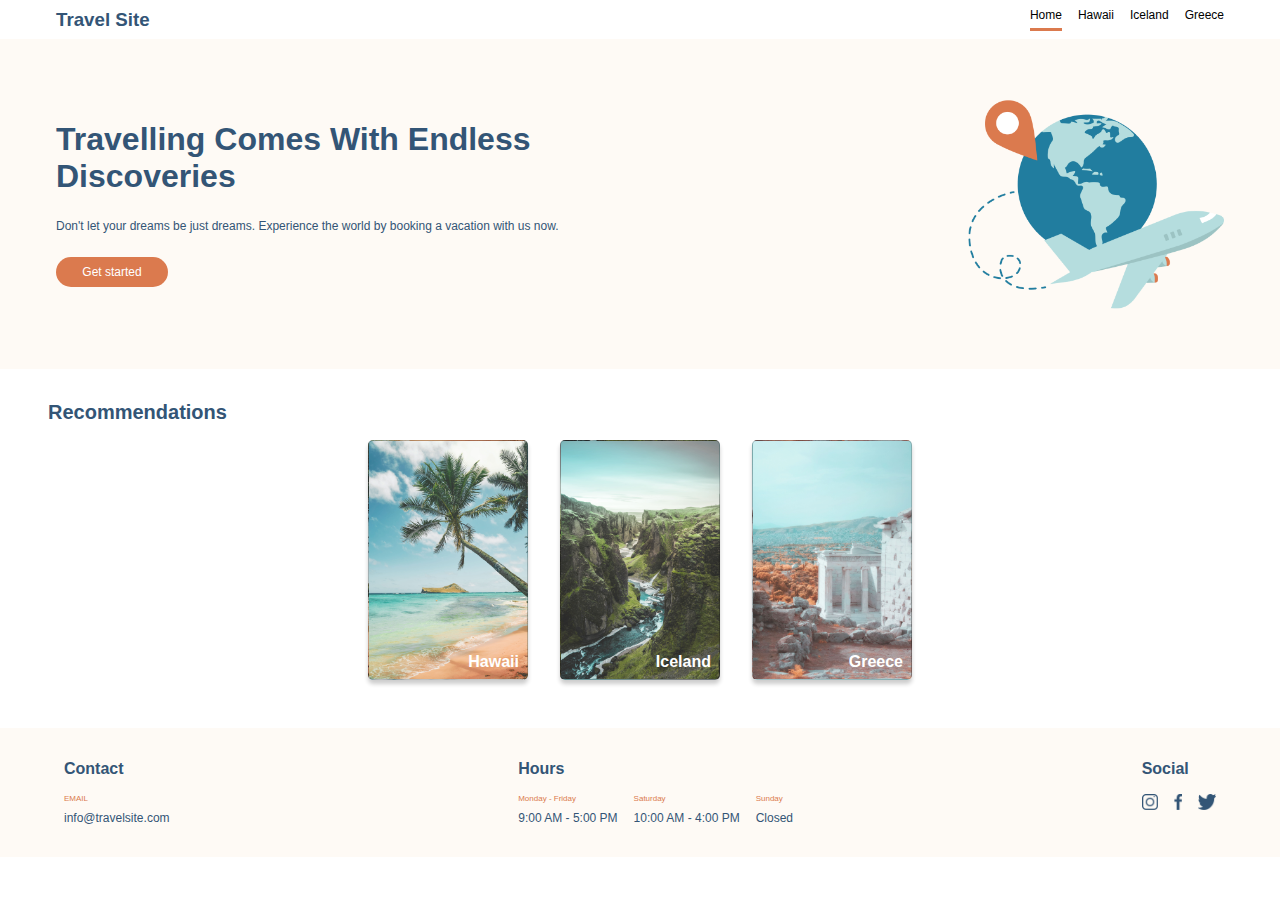
<file: index.html>
<!DOCTYPE html>
<html lang="en">
	<head>
		<meta charset="UTF-8" />
		<meta name="viewport" content="width=device-width, initial-scale=1.0" />
		<link rel="stylesheet" href="./css/global.css" />
        <link rel="stylesheet" href="./css/main.css" />
		<title>Travel Site</title>
	</head>
	<body>
		<header>
			<nav class="nav">
				<div class="nav__left">
					<a href="" class="nav__link--logo">
                        <h3 class="nav__logo">Travel Site</h2>
                    </a>
				</div>
				<div class="nav__right">
					<ul class="nav__list">
						<a href="" class="nav__link nav__link--selected">
							<li class="nav__item">Home</li>
						</a>
						<a href="./pages/hawaii.html" class="nav__link">
							<li class="nav__item">Hawaii</li>
						</a>
						<a href="./pages/iceland.html" class="nav__link">
							<li class="nav__item">Iceland</li>
						</a>
						<a href="./pages/greece.html" class="nav__link">
							<li class="nav__item">Greece</li>
						</a>
					</ul>
				</div>
			</nav>

			<section class="hero">
				<div class="hero__left">
					<h1 class="hero__title">Travelling Comes With Endless Discoveries</h1>
					<p class="hero__description">
						Don't let your dreams be just dreams. Experience the world by
						booking a vacation with us now.
					</p>
					<button class="hero__button">Get started</button>
				</div>
				<div class="hero__right">
					<img src="./assets/images/hero.png" alt="" class="hero__img" />
				</div>
			</section>
		</header>

		<section class="rec">
            <h3 class="rec__header">Recommendations</h3>
			<div class="rec__center">
				<a href="./pages/hawaii.html" class="rec__link">
					<div class="rec__card card--hawaii">
						<h2 class="rec__card__title">Hawaii</h2>
					</div>
				</a>
				<a href="./pages/iceland.html" class="rec__link">
					<div class="rec__card card--iceland">
						<h2 class="rec__card__title">Iceland</h2>
					</div>
				</a>
				<a href="./pages/greece.html" class="rec__link">
					<div class="rec__card card--greece">
						<h2 class="rec__card__title">Greece</h2>
					</div>
				</a>
			</div>
		</section>

		<footer class="footer">
			<div class="contact">
				<h2 class="contact__title">Contact</h2>
				<div class="contact__bottom">
                    <p class="contact__label">EMAIL</p>
					<p class="contact__description">info@travelsite.com</p>
				</div>
			</div>
			<div class="hours">
				<h2 class="hours__title">Hours</h2>
				<div class="hours__bottom">
                    <div class="hour__group">
                        <p class="hours__label">Monday - Friday</p>
                        <p class="hours__description"> 9:00 AM - 5:00 PM</p>
                    </div>
                    <div class="hour__group">
                        <p class="hours__label">Saturday</p>
                        <p class="hours__description">10:00 AM - 4:00 PM</p>
                    </div>
                    <div class="hour__group">
                        <p class="hours__label">Sunday</p>
                        <p class="hours__description">Closed</p>
                    </div>
				</div>
			</div>
			<div class="social">
				<h2 class="social__title">Social</h2>
				<div class="social__bottom">
					<a href="" class="social__link">
						<img src="./assets/icons/icon-instagram.png" alt="instagram" class="social__img" />
					</a>
					<a href="" class="social__link">
						<img src="./assets/icons/icon-facebook.png" alt="facebook" class="social__img" />
					</a>
					<a href="" class="social__link">
						<img src="./assets/icons/icon-twitter.png" alt="twitter" class="social__img" />
					</a>
				</div>
			</div>
		</footer>
	</body>
</html>
</file>
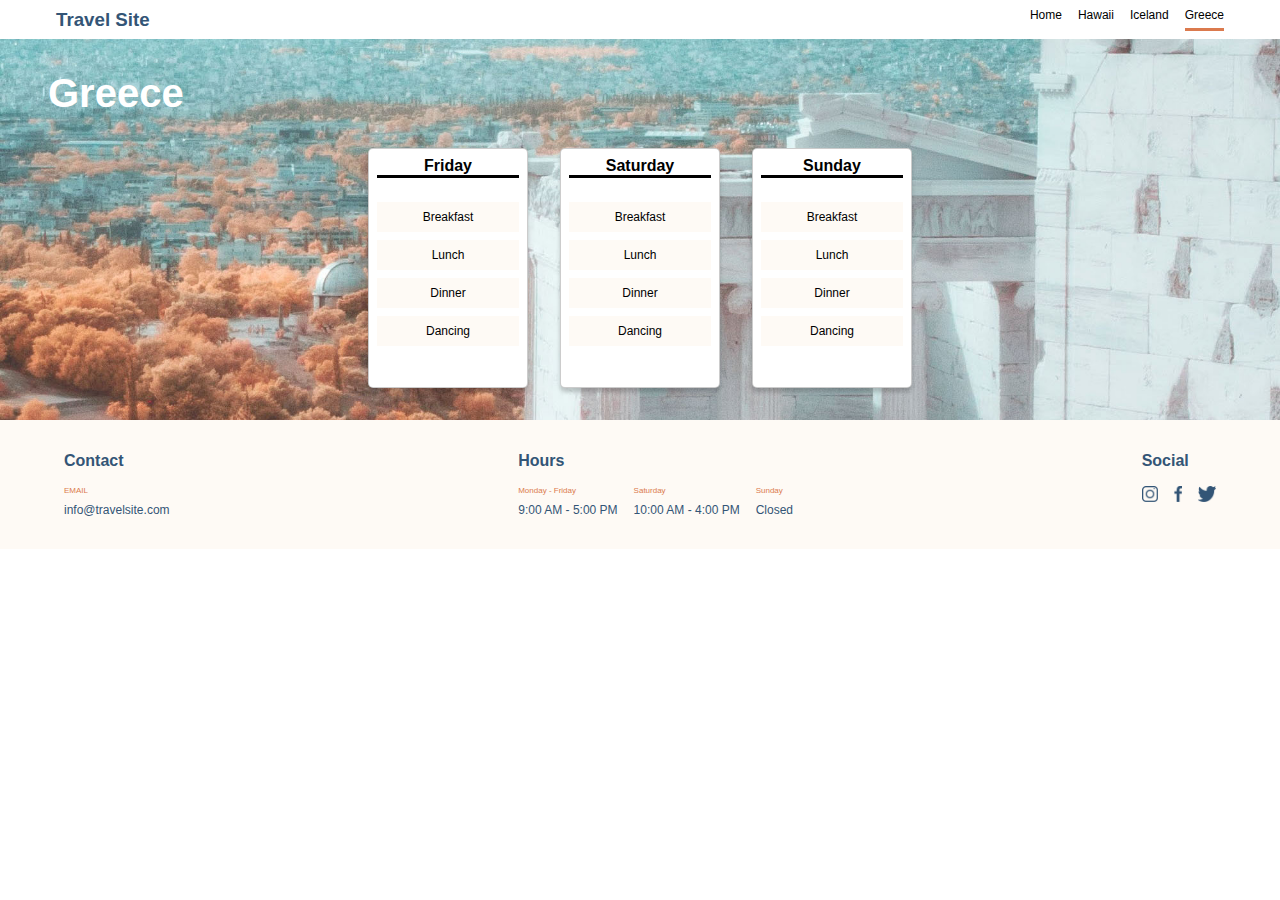
<file: pages/greece.html>
<!DOCTYPE html>
<html lang="en">
	<head>
		<meta charset="UTF-8" />
		<meta name="viewport" content="width=device-width, initial-scale=1.0" />
		<link rel="stylesheet" href="../css/global.css" />
		<link rel="stylesheet" href="../css/destinations.css" />
		<title>Greece</title>
	</head>
	<body>
		<header>
			<nav class="nav">
				<div class="nav__left">
					<a href="" class="nav__link--logo">
                        <h3 class="nav__logo">Travel Site</h2>
                    </a>
				</div>
				<div class="nav__right">
					<ul class="nav__list">
						<a href="../index.html" class="nav__link">
							<li class="nav__item">Home</li>
						</a>
						<a href="./hawaii.html" class="nav__link">
							<li class="nav__item">Hawaii</li>
						</a>
						<a href="./iceland.html" class="nav__link">
							<li class="nav__item">Iceland</li>
						</a>
						<a href="#" class="nav__link  nav__link--selected">
							<li class="nav__item">Greece</li>
						</a>
					</ul>
				</div>
			</nav>
		</header>
		<section class="hero hero--greece">
			<h1 class="hero__title">Greece</h1>
			<div class="hero__center">
				<div class="hero__card card">
					<h3 class="card__header">Friday</h3>
					<div class="card__bottom">
						<p class="card__item">Breakfast</p>
						<p class="card__item">Lunch</p>
						<p class="card__item">Dinner</p>
						<p class="card__item">Dancing</p>
					</div>
				</div>
				<div class="hero__card card">
					<h3 class="card__header">Saturday</h3>
					<div class="card__bottom">
						<p class="card__item">Breakfast</p>
						<p class="card__item">Lunch</p>
						<p class="card__item">Dinner</p>
						<p class="card__item">Dancing</p>
					</div>
				</div>
				<div class="hero__card card">
					<h3 class="card__header">Sunday</h3>
					<div class="card__bottom">
						<p class="card__item">Breakfast</p>
						<p class="card__item">Lunch</p>
						<p class="card__item">Dinner</p>
						<p class="card__item">Dancing</p>
					</div>
				</div>
			</div>
		</section>
		<footer class="footer">
			<div class="contact">
				<h2 class="contact__title">Contact</h2>
				<div class="contact__bottom">
                    <p class="contact__label">EMAIL</p>
					<p class="contact__description">info@travelsite.com</p>
				</div>
			</div>
			<div class="hours">
				<h2 class="hours__title">Hours</h2>
				<div class="hours__bottom">
                    <div class="hour__group">
                        <p class="hours__label">Monday - Friday</p>
                        <p class="hours__description"> 9:00 AM - 5:00 PM</p>
                    </div>
                    <div class="hour__group">
                        <p class="hours__label">Saturday</p>
                        <p class="hours__description">10:00 AM - 4:00 PM</p>
                    </div>
                    <div class="hour__group">
                        <p class="hours__label">Sunday</p>
                        <p class="hours__description">Closed</p>
                    </div>
				</div>
			</div>
			<div class="social">
				<h2 class="social__title">Social</h2>
				<div class="social__bottom">
					<a href="" class="social__link">
						<img src="../assets/icons/icon-instagram.png" alt="instagram" class="social__img" />
					</a>
					<a href="" class="social__link">
						<img src="../assets/icons/icon-facebook.png" alt="facebook" class="social__img" />
					</a>
					<a href="" class="social__link">
						<img src="../assets/icons/icon-twitter.png" alt="twitter" class="social__img" />
					</a>
				</div>
			</div>
		</footer>
	</body>
</html>
</file>
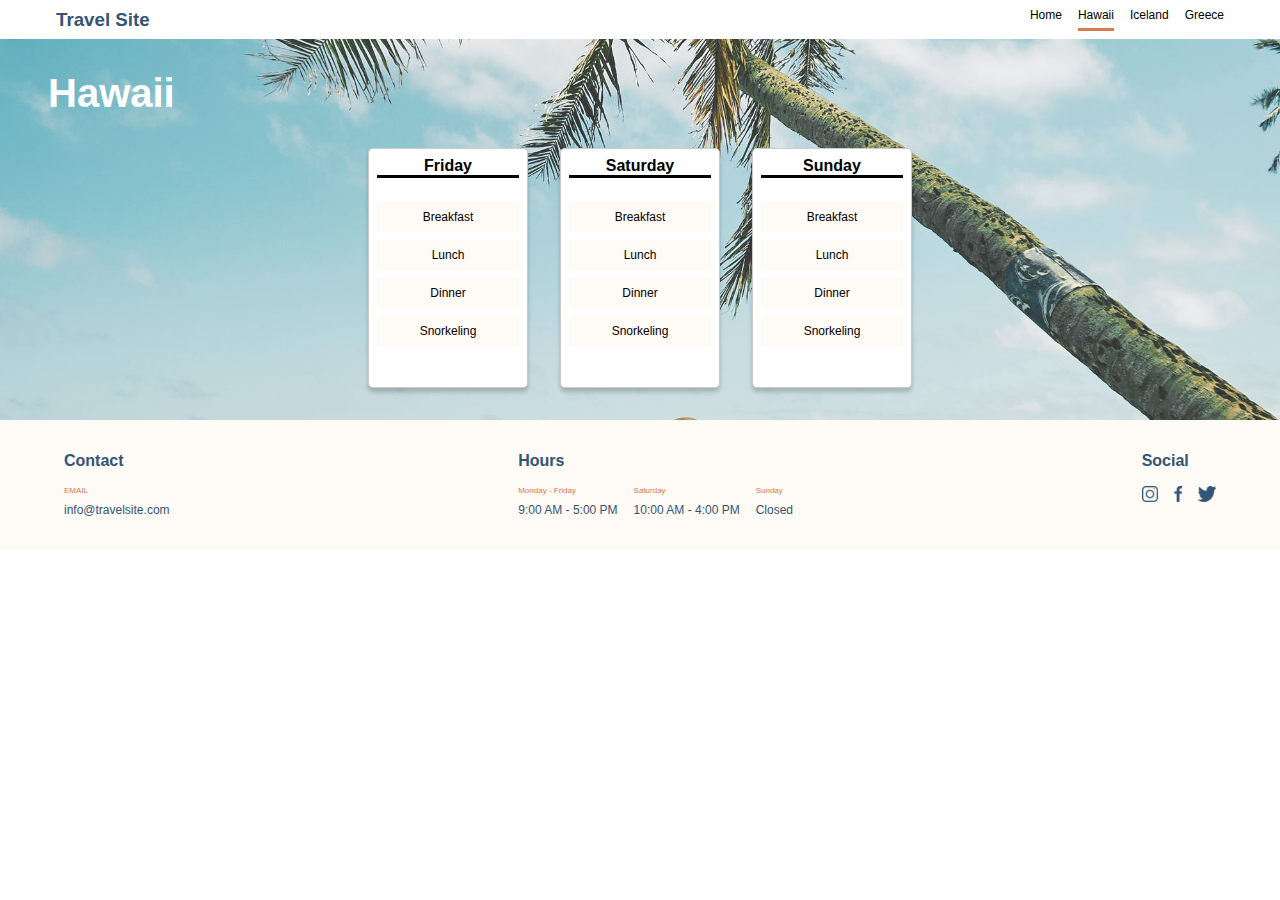
<file: pages/hawaii.html>
<!DOCTYPE html>
<html lang="en">
	<head>
		<meta charset="UTF-8" />
		<meta name="viewport" content="width=device-width, initial-scale=1.0" />
		<link rel="stylesheet" href="../css/global.css" />
		<link rel="stylesheet" href="../css/destinations.css" />
		<title>Hawaii</title>
	</head>
	<body>
		<header>
			<nav class="nav">
				<div class="nav__left">
					<a href="" class="nav__link--logo">
                        <h3 class="nav__logo">Travel Site</h2>
                    </a>
				</div>
				<div class="nav__right">
					<ul class="nav__list">
						<a href="../index.html" class="nav__link">
							<li class="nav__item">Home</li>
						</a>
						<a href="#" class="nav__link  nav__link--selected">
							<li class="nav__item">Hawaii</li>
						</a>
						<a href="./iceland.html" class="nav__link">
							<li class="nav__item">Iceland</li>
						</a>
						<a href="./greece.html" class="nav__link">
							<li class="nav__item">Greece</li>
						</a>
					</ul>
				</div>
			</nav>
		</header>
		<section class="hero hero--hawaii">
			<h1 class="hero__title">Hawaii</h1>
			<div class="hero__center">
				<div class="hero__card card">
					<h3 class="card__header">Friday</h3>
					<div class="card__bottom">
						<p class="card__item">Breakfast</p>
						<p class="card__item">Lunch</p>
						<p class="card__item">Dinner</p>
						<p class="card__item">Snorkeling</p>
					</div>
				</div>
				<div class="hero__card card">
					<h3 class="card__header">Saturday</h3>
					<div class="card__bottom">
						<p class="card__item">Breakfast</p>
						<p class="card__item">Lunch</p>
						<p class="card__item">Dinner</p>
						<p class="card__item">Snorkeling</p>
					</div>
				</div>
				<div class="hero__card card">
					<h3 class="card__header">Sunday</h3>
					<div class="card__bottom">
						<p class="card__item">Breakfast</p>
						<p class="card__item">Lunch</p>
						<p class="card__item">Dinner</p>
						<p class="card__item">Snorkeling</p>
					</div>
				</div>
			</div>
		</section>
		<footer class="footer">
			<div class="contact">
				<h2 class="contact__title">Contact</h2>
				<div class="contact__bottom">
                    <p class="contact__label">EMAIL</p>
					<p class="contact__description">info@travelsite.com</p>
				</div>
			</div>
			<div class="hours">
				<h2 class="hours__title">Hours</h2>
				<div class="hours__bottom">
                    <div class="hour__group">
                        <p class="hours__label">Monday - Friday</p>
                        <p class="hours__description"> 9:00 AM - 5:00 PM</p>
                    </div>
                    <div class="hour__group">
                        <p class="hours__label">Saturday</p>
                        <p class="hours__description">10:00 AM - 4:00 PM</p>
                    </div>
                    <div class="hour__group">
                        <p class="hours__label">Sunday</p>
                        <p class="hours__description">Closed</p>
                    </div>
				</div>
			</div>
			<div class="social">
				<h2 class="social__title">Social</h2>
				<div class="social__bottom">
					<a href="" class="social__link">
						<img src="../assets/icons/icon-instagram.png" alt="instagram" class="social__img" />
					</a>
					<a href="" class="social__link">
						<img src="../assets/icons/icon-facebook.png" alt="facebook" class="social__img" />
					</a>
					<a href="" class="social__link">
						<img src="../assets/icons/icon-twitter.png" alt="twitter" class="social__img" />
					</a>
				</div>
			</div>
		</footer>
	</body>
</html>
</file>
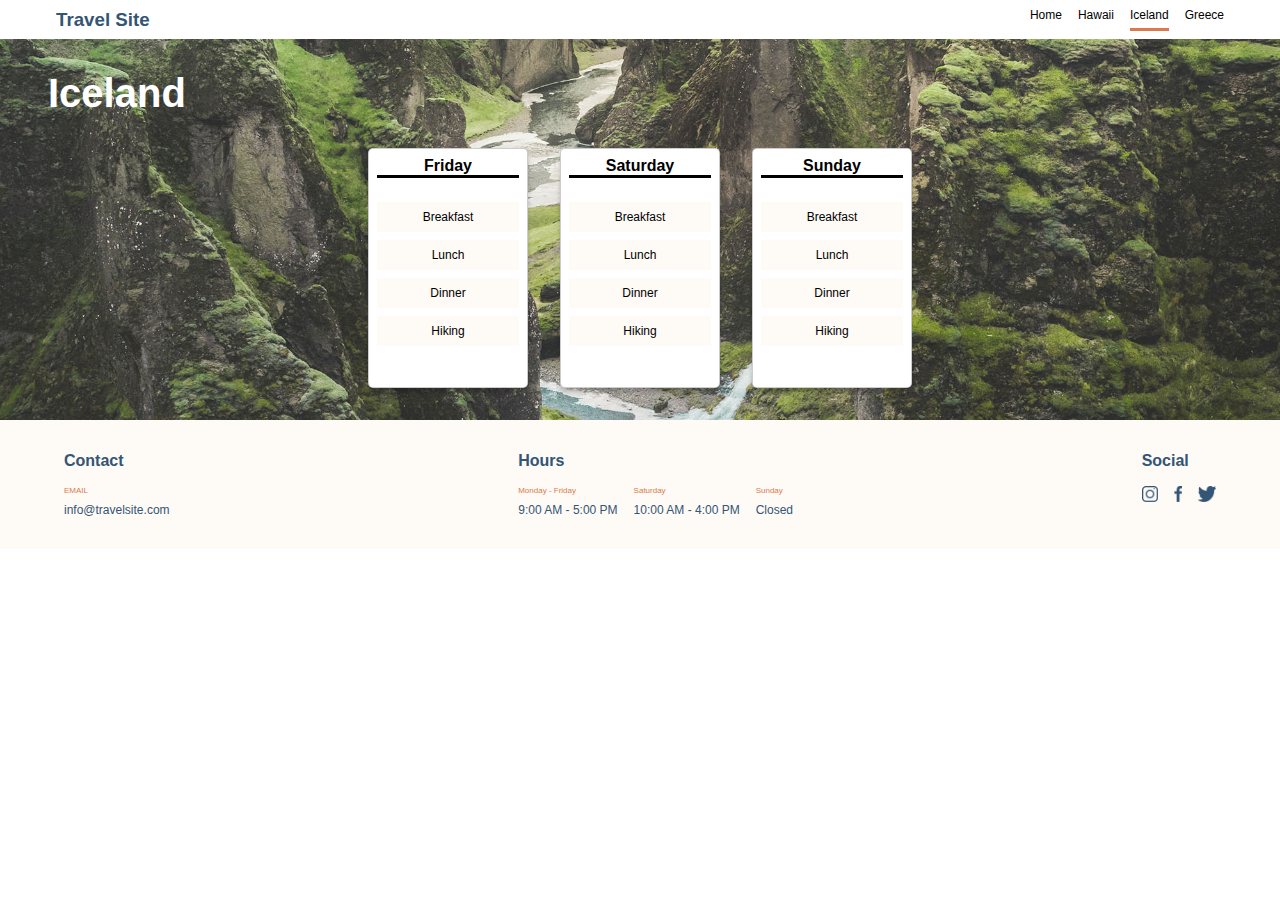
<file: pages/iceland.html>
<!DOCTYPE html>
<html lang="en">
	<head>
		<meta charset="UTF-8" />
		<meta name="viewport" content="width=device-width, initial-scale=1.0" />
		<link rel="stylesheet" href="../css/global.css" />
		<link rel="stylesheet" href="../css/destinations.css" />
		<title>Iceland</title>
	</head>
	<body>
		<header>
			<nav class="nav">
				<div class="nav__left">
					<a href="" class="nav__link--logo">
                        <h3 class="nav__logo">Travel Site</h2>
                    </a>
				</div>
				<div class="nav__right">
					<ul class="nav__list">
						<a href="../index.html" class="nav__link">
							<li class="nav__item">Home</li>
						</a>
						<a href="./hawaii.html" class="nav__link">
							<li class="nav__item">Hawaii</li>
						</a>
						<a href="#" class="nav__link  nav__link--selected">
							<li class="nav__item">Iceland</li>
						</a>
						<a href="./greece.html" class="nav__link">
							<li class="nav__item">Greece</li>
						</a>
					</ul>
				</div>
			</nav>
		</header>
		<section class="hero hero--iceland">
			<h1 class="hero__title">Iceland</h1>
			<div class="hero__center">
				<div class="hero__card card">
					<h3 class="card__header">Friday</h3>
					<div class="card__bottom">
						<p class="card__item">Breakfast</p>
						<p class="card__item">Lunch</p>
						<p class="card__item">Dinner</p>
						<p class="card__item">Hiking</p>
					</div>
				</div>
				<div class="hero__card card">
					<h3 class="card__header">Saturday</h3>
					<div class="card__bottom">
						<p class="card__item">Breakfast</p>
						<p class="card__item">Lunch</p>
						<p class="card__item">Dinner</p>
						<p class="card__item">Hiking</p>
					</div>
				</div>
				<div class="hero__card card">
					<h3 class="card__header">Sunday</h3>
					<div class="card__bottom">
						<p class="card__item">Breakfast</p>
						<p class="card__item">Lunch</p>
						<p class="card__item">Dinner</p>
						<p class="card__item">Hiking</p>
					</div>
				</div>
			</div>
		</section>
		<footer class="footer">
			<div class="contact">
				<h2 class="contact__title">Contact</h2>
				<div class="contact__bottom">
                    <p class="contact__label">EMAIL</p>
					<p class="contact__description">info@travelsite.com</p>
				</div>
			</div>
			<div class="hours">
				<h2 class="hours__title">Hours</h2>
				<div class="hours__bottom">
                    <div class="hour__group">
                        <p class="hours__label">Monday - Friday</p>
                        <p class="hours__description"> 9:00 AM - 5:00 PM</p>
                    </div>
                    <div class="hour__group">
                        <p class="hours__label">Saturday</p>
                        <p class="hours__description">10:00 AM - 4:00 PM</p>
                    </div>
                    <div class="hour__group">
                        <p class="hours__label">Sunday</p>
                        <p class="hours__description">Closed</p>
                    </div>
				</div>
			</div>
			<div class="social">
				<h2 class="social__title">Social</h2>
				<div class="social__bottom">
					<a href="" class="social__link">
						<img src="../assets/icons/icon-instagram.png" alt="instagram" class="social__img" />
					</a>
					<a href="" class="social__link">
						<img src="../assets/icons/icon-facebook.png" alt="facebook" class="social__img" />
					</a>
					<a href="" class="social__link">
						<img src="../assets/icons/icon-twitter.png" alt="twitter" class="social__img" />
					</a>
				</div>
			</div>
		</footer>
	</body>
</html>
</file>
<file: css/global.css>
html {
  font-size: 16px;
  font-family: Verdana, Tahoma, sans-serif;
}

* {
  margin: 0;
  padding: 0;
  box-sizing: border-box;
}

.nav {
  display: flex;
  justify-content: space-between;
  padding: 0.5rem 3rem;
  background-color: #FFFFFF;
}
.nav__left {
  display: flex;
  align-items: center;
}
.nav__logo {
  color: #335576;
}
.nav__list {
  display: flex;
  list-style: none;
}
.nav__link {
  text-decoration: none;
  margin: 0 0.5rem;
  color: black;
}
.nav__link--logo {
  text-decoration: none;
  margin: 0 0.5rem;
  color: black;
  color: #335576;
  font-weight: bold;
}
.nav__link--selected {
  border-bottom: 3px solid #DB7A4E;
}
.nav__link:hover {
  border-bottom: 3px solid #DB7A4E;
}
.nav__item {
  font-size: 0.75rem;
  margin-bottom: 0.375rem;
}

.footer {
  padding: 2rem 4rem;
  background-color: #FEFAF5;
  display: flex;
  justify-content: space-between;
  gap: 2rem;
}

.contact__title {
  margin-bottom: 1rem;
  color: #335576;
  font-size: 1rem;
}
.contact__label {
  color: #DB7A4E;
  font-size: 0.5rem;
  margin-bottom: 0.5rem;
}
.contact__description {
  font-size: 0.75rem;
  color: #335576;
}

.hours__title {
  margin-bottom: 1rem;
  color: #335576;
  font-size: 1rem;
}
.hours__label {
  color: #DB7A4E;
  font-size: 0.5rem;
  margin-bottom: 0.5rem;
}
.hours__description {
  font-size: 0.75rem;
  color: #335576;
}
.hours__bottom {
  display: flex;
  gap: 1rem;
}

.social__title {
  margin-bottom: 1rem;
  color: #335576;
  font-size: 1rem;
}
.social__bottom {
  display: flex;
  gap: 1rem;
}
.social__link {
  text-decoration: none;
  color: #335576;
}
.social__img {
  height: 1rem;
}/*# sourceMappingURL=global.css.map */
</file>
<file: css/main.css>
.hero {
  background-color: #FEFAF5;
  display: flex;
  justify-content: space-between;
  padding: 3.5rem;
}
.hero__left {
  width: 50%;
  display: flex;
  flex-direction: column;
  justify-content: center;
}
.hero__title {
  color: #335576;
}
.hero__description {
  color: #335576;
  font-size: 12px;
  padding: 1.5rem 0;
}
.hero__button {
  background-color: #DB7A4E;
  color: #FFFFFF;
  border: none;
  padding: 0.5rem;
  width: 7rem;
  border-radius: 1rem;
  font-size: 12px;
  cursor: pointer;
}
.hero__img {
  width: 16rem;
}

.rec {
  display: flex;
  flex-direction: column;
  padding: 2rem 3rem;
}
.rec__header {
  color: #335576;
  font-size: 1.25rem;
}
.rec__link {
  text-decoration: none;
}
.rec__card {
  height: 15rem;
  width: 10rem;
  color: #FFFFFF;
  padding: 0.5rem;
  margin: 0 1rem;
  border-radius: 5px;
  border: 1px solid rgba(0, 0, 0, 0.2);
  box-shadow: 0 4px 4px rgba(0, 0, 0, 0.2);
  display: flex;
  justify-content: flex-end;
  align-items: flex-end;
}
.rec__card__title {
  font-size: 1rem;
}
.rec__card:hover {
  border: 2px solid rgba(219, 122, 78, 0.5);
}
.rec__center {
  display: flex;
  justify-content: center;
  align-items: center;
  padding: 1rem;
}

.card--hawaii {
  background-image: url("../assets/images/hawaii.jpg");
  background-size: cover;
}
.card--iceland {
  background-image: url("../assets/images/iceland.jpg");
  background-size: cover;
}
.card--greece {
  background-image: url("../assets/images/greece.jpg");
  background-size: cover;
}/*# sourceMappingURL=main.css.map */
</file>
<file: css/destinations.css>
.hero {
  padding: 2rem 3rem;
}
.hero--hawaii {
  background-image: url("../assets/images/hawaii.jpg");
  background-size: cover;
  background-position: center;
}
.hero--iceland {
  background-image: url("../assets/images/iceland.jpg");
  background-size: cover;
  background-position: center;
}
.hero--greece {
  background-image: url("../assets/images/greece.jpg");
  background-size: cover;
  background-position: center;
}
.hero__title {
  color: #FFFFFF;
  font-size: 2.5rem;
  margin-bottom: 2rem;
}
.hero__center {
  display: flex;
  justify-content: center;
  align-items: center;
}

.card {
  height: 15rem;
  width: 10rem;
  background-color: #FFFFFF;
  padding: 0.5rem;
  margin: 0 1rem;
  border-radius: 5px;
  border: 1px solid rgba(0, 0, 0, 0.2);
  box-shadow: 0 4px 4px rgba(0, 0, 0, 0.2);
  display: flex;
  flex-direction: column;
  justify-content: flex-start;
  align-items: center;
}
.card__header {
  font-size: 1rem;
  width: 100%;
  text-align: center;
  border-bottom: 3px solid black;
}
.card__bottom {
  width: 100%;
  padding: 1rem 0;
}
.card__item {
  margin: 0.5rem 0;
  padding: 0.5rem;
  background-color: #FEFAF5;
  width: 100%;
  text-align: center;
  font-size: 0.75rem;
}
.card:hover {
  border: 2px solid rgba(219, 122, 78, 0.5);
}/*# sourceMappingURL=destinations.css.map */
</file>
